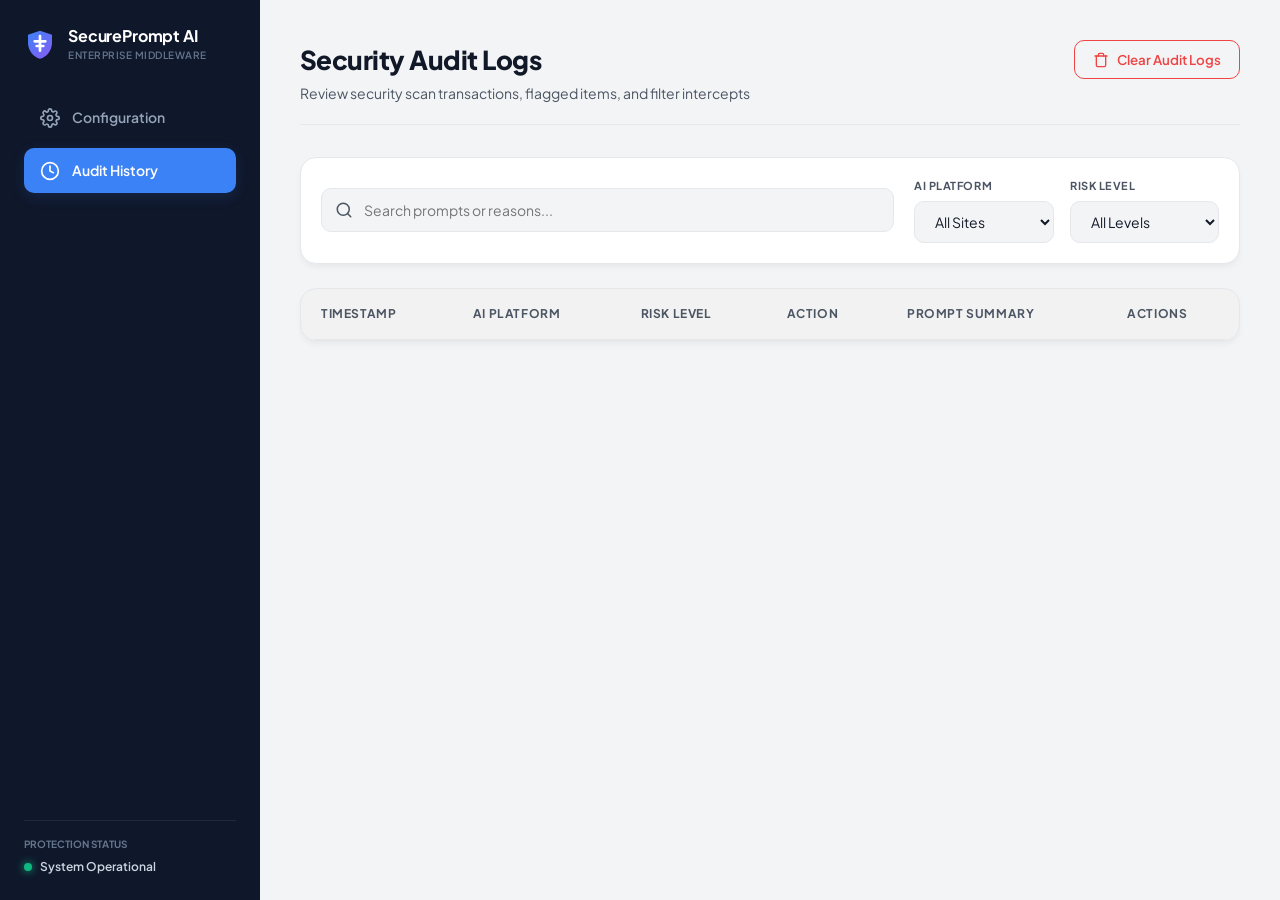
<file: history.html>
<!DOCTYPE html>
<html lang="en">
<head>
  <meta charset="UTF-8">
  <meta name="viewport" content="width=device-width, initial-scale=1.0">
  <title>Audit Logs - SecurePrompt AI</title>
  <link rel="stylesheet" href="history.css">
  <link href="https://fonts.googleapis.com/css2?family=Plus+Jakarta+Sans:wght@400;500;600;700&display=swap" rel="stylesheet">
</head>
<body>
  <div class="history-app">
    <!-- Sidebar / Navigation (Mirrors Settings for consistent design) -->
    <aside class="sidebar">
      <div class="sidebar-header">
        <svg width="32" height="32" viewBox="0 0 24 24" fill="none" xmlns="http://www.w3.org/2000/svg">
          <path d="M12 2L3 5v6c0 5.55 3.84 10.74 9 12 5.16-1.26 9-6.45 9-12V5l-9-3z" fill="url(#logo-grad)"/>
          <path d="M12 6v11M8 10h8M9.5 13.5h5" stroke="#ffffff" stroke-width="2" stroke-linecap="round"/>
          <defs>
            <linearGradient id="logo-grad" x1="3" y1="2" x2="21" y2="23" gradientUnits="userSpaceOnUse">
              <stop stop-color="#3B82F6"/>
              <stop offset="1" stop-color="#8B5CF6"/>
            </linearGradient>
          </defs>
        </svg>
        <div class="logo-title">
          <h2>SecurePrompt AI</h2>
          <span>Enterprise Middleware</span>
        </div>
      </div>
      <nav class="nav-links">
        <a href="settings.html" class="nav-item" id="nav-settings">
          <svg width="20" height="20" viewBox="0 0 24 24" fill="none" stroke="currentColor" stroke-width="2" stroke-linecap="round" stroke-linejoin="round"><circle cx="12" cy="12" r="3"></circle><path d="M19.4 15a1.65 1.65 0 0 0 .33 1.82l.06.06a2 2 0 1 1-2.83 2.83l-.06-.06a1.65 1.65 0 0 0-1.82-.33 1.65 1.65 0 0 0-1 1.51V21a2 2 0 0 1-4 0v-.09A1.65 1.65 0 0 0 9 19.4a1.65 1.65 0 0 0-1.82.33l-.06.06a2 2 0 1 1-2.83-2.83l.06-.06a1.65 1.65 0 0 0 .33-1.82 1.65 1.65 0 0 0-1.51-1H3a2 2 0 0 1 0-4h.09A1.65 1.65 0 0 0 4.6 9a1.65 1.65 0 0 0-.33-1.82l-.06-.06a2 2 0 1 1 2.83-2.83l.06.06a1.65 1.65 0 0 0 1.82.33H9a1.65 1.65 0 0 0 1-1.51V3a2 2 0 0 1 4 0v.09a1.65 1.65 0 0 0 1 1.51 1.65 1.65 0 0 0 1.82-.33l.06-.06a2 2 0 1 1 2.83 2.83l-.06.06a1.65 1.65 0 0 0-.33 1.82V9a1.65 1.65 0 0 0 1.51 1H21a2 2 0 0 1 0 4h-.09a1.65 1.65 0 0 0-1.51 1z"></path></svg>
          Configuration
        </a>
        <a href="#" class="nav-item active" id="nav-history">
          <svg width="20" height="20" viewBox="0 0 24 24" fill="none" stroke="currentColor" stroke-width="2" stroke-linecap="round" stroke-linejoin="round"><circle cx="12" cy="12" r="10"></circle><polyline points="12 6 12 12 16 14"></polyline></svg>
          Audit History
        </a>
      </nav>
      <div class="sidebar-footer">
        <p>Protection Status</p>
        <div class="status-indicator">
          <span class="pulse-dot"></span>
          <span id="system-status">System Operational</span>
        </div>
      </div>
    </aside>

    <!-- Main Panel -->
    <main class="main-container">
      <header class="main-header">
        <div>
          <h1>Security Audit Logs</h1>
          <p class="subtitle">Review security scan transactions, flagged items, and filter intercepts</p>
        </div>
        <button id="btn-clear-logs" class="btn-clear">
          <svg width="16" height="16" viewBox="0 0 24 24" fill="none" stroke="currentColor" stroke-width="2" stroke-linecap="round" stroke-linejoin="round">
            <polyline points="3 6 5 6 21 6"></polyline>
            <path d="M19 6v14a2 2 0 0 1-2 2H7a2 2 0 0 1-2-2V6m3 0V4a2 2 0 0 1 2-2h4a2 2 0 0 1 2 2v2"></path>
          </svg>
          Clear Audit Logs
        </button>
      </header>

      <!-- Dashboard Controls -->
      <section class="controls-card">
        <div class="search-box">
          <svg class="search-icon" width="18" height="18" viewBox="0 0 24 24" fill="none" stroke="currentColor" stroke-width="2" stroke-linecap="round" stroke-linejoin="round">
            <circle cx="11" cy="11" r="8"></circle>
            <line x1="21" y1="21" x2="16.65" y2="16.65"></line>
          </svg>
          <input type="text" id="search-input" placeholder="Search prompts or reasons...">
        </div>

        <div class="filter-group">
          <div class="filter-item">
            <label for="filter-site">AI Platform</label>
            <select id="filter-site" class="form-select">
              <option value="all">All Sites</option>
              <option value="chatgpt">ChatGPT</option>
              <option value="gemini">Gemini</option>
              <option value="claude">Claude</option>
              <option value="copilot">Copilot</option>
              <option value="grok">Grok</option>
              <option value="perplexity">Perplexity</option>
              <option value="deepseek">DeepSeek</option>
              <option value="openrouter">OpenRouter</option>
            </select>
          </div>

          <div class="filter-item">
            <label for="filter-risk">Risk Level</label>
            <select id="filter-risk" class="form-select">
              <option value="all">All Levels</option>
              <option value="Critical">Critical</option>
              <option value="High">High</option>
              <option value="Medium">Medium</option>
              <option value="Low">Low</option>
              <option value="None">None/Allowed</option>
            </select>
          </div>
        </div>
      </section>

      <!-- Logs Display Area -->
      <div class="logs-container">
        <!-- Table for large viewports -->
        <div class="table-wrapper">
          <table class="audit-table">
            <thead>
              <tr>
                <th>Timestamp</th>
                <th>AI Platform</th>
                <th>Risk Level</th>
                <th>Action</th>
                <th>Prompt Summary</th>
                <th>Actions</th>
              </tr>
            </thead>
            <tbody id="logs-tbody">
              <!-- Dynamically populated -->
            </tbody>
          </table>
        </div>

        <!-- Empty State -->
        <div id="empty-state" class="empty-state hidden">
          <div class="empty-icon">🛡️</div>
          <h3>No Scans Found</h3>
          <p>Scanned prompts will appear here once you submit requests on target AI platforms.</p>
        </div>
      </div>
    </main>
  </div>

  <!-- Detail Modal Overlay -->
  <div id="detail-modal" class="modal-overlay hidden">
    <div class="modal-card">
      <header class="modal-header">
        <h3>Scan Details</h3>
        <button id="modal-close" class="modal-close-btn">&times;</button>
      </header>
      <div class="modal-body" id="modal-body-content">
        <!-- Dynamically populated detail logs -->
      </div>
    </div>
  </div>

  <script src="config.js"></script>
  <script src="utils.js"></script>
  <script src="history.js"></script>
</body>
</html>
</file>
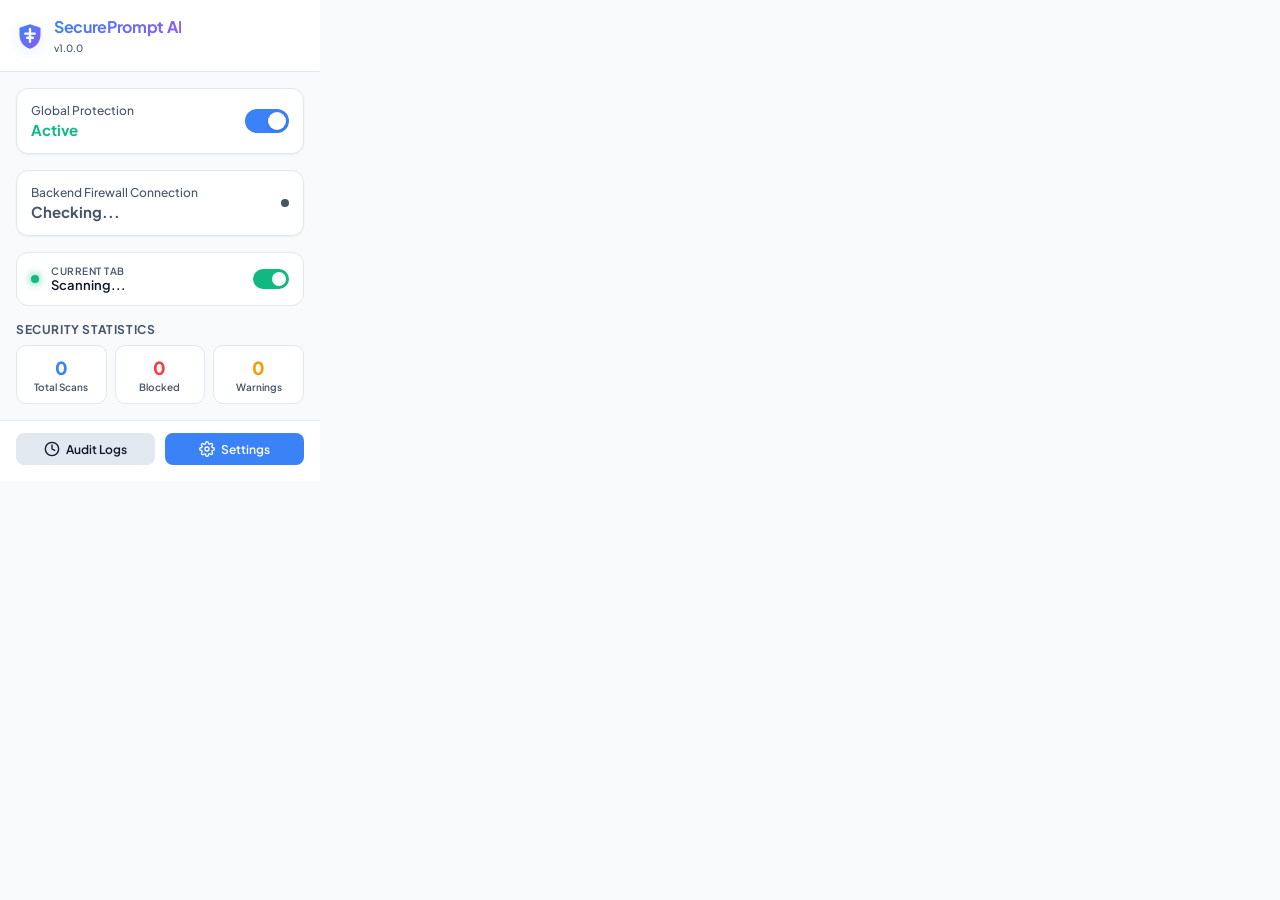
<file: popup.html>
<!DOCTYPE html>
<html lang="en">
<head>
  <meta charset="UTF-8">
  <meta name="viewport" content="width=device-width, initial-scale=1.0">
  <title>SecurePrompt AI</title>
  <link rel="stylesheet" href="popup.css">
  <link href="https://fonts.googleapis.com/css2?family=Plus+Jakarta+Sans:wght@400;500;600;700&display=swap" rel="stylesheet">
</head>
<body>
  <div class="popup-container">
    <!-- Header -->
    <header class="header">
      <div class="logo-area">
        <svg class="logo-icon" width="28" height="28" viewBox="0 0 24 24" fill="none" xmlns="http://www.w3.org/2000/svg">
          <path d="M12 2L3 5v6c0 5.55 3.84 10.74 9 12 5.16-1.26 9-6.45 9-12V5l-9-3z" fill="url(#logo-grad)"/>
          <path d="M12 6v11M8 10h8M9.5 13.5h5" stroke="#ffffff" stroke-width="2" stroke-linecap="round"/>
          <defs>
            <linearGradient id="logo-grad" x1="3" y1="2" x2="21" y2="23" gradientUnits="userSpaceOnUse">
              <stop stop-color="#3B82F6"/>
              <stop offset="1" stop-color="#8B5CF6"/>
            </linearGradient>
          </defs>
        </svg>
        <div class="title-group">
          <h1>SecurePrompt AI</h1>
          <span class="version">v1.0.0</span>
        </div>
      </div>
    </header>

    <!-- Main Content -->
    <main class="content">
      <!-- Status Card -->
      <div class="card status-card">
        <div class="status-info">
          <span class="status-label">Global Protection</span>
          <span id="status-text" class="status-value active">Active</span>
        </div>
        <label class="switch">
          <input type="checkbox" id="global-toggle" checked>
          <span class="slider"></span>
        </label>
      </div>

      <!-- Connection Status Card -->
      <div class="card connection-card">
        <div class="status-info">
          <span class="status-label">Backend Firewall Connection</span>
          <span id="connection-text" class="status-value inactive">Checking...</span>
        </div>
        <div class="site-dot" id="connection-indicator"></div>
      </div>

      <!-- Current Site Info -->
      <div class="current-site-box">
        <div class="site-dot active" id="site-indicator"></div>
        <div class="site-details">
          <span class="site-label">Current Tab</span>
          <span class="site-domain" id="site-name">Scanning...</span>
        </div>
        <label class="switch-mini">
          <input type="checkbox" id="site-toggle" checked>
          <span class="slider-mini"></span>
        </label>
      </div>

      <!-- Statistics Grid -->
      <div class="stats-section">
        <h2>Security Statistics</h2>
        <div class="stats-grid">
          <div class="stat-card">
            <span class="stat-count" id="stat-scans">0</span>
            <span class="stat-label">Total Scans</span>
          </div>
          <div class="stat-card blocked">
            <span class="stat-count" id="stat-blocked">0</span>
            <span class="stat-label">Blocked</span>
          </div>
          <div class="stat-card sanitized">
            <span class="stat-count" id="stat-warned">0</span>
            <span class="stat-label">Warnings</span>
          </div>
        </div>
      </div>
    </main>

    <!-- Footer -->
    <footer class="footer">
      <button id="btn-history" class="btn btn-secondary">
        <svg width="16" height="16" viewBox="0 0 24 24" fill="none" stroke="currentColor" stroke-width="2" stroke-linecap="round" stroke-linejoin="round">
          <circle cx="12" cy="12" r="10"></circle>
          <polyline points="12 6 12 12 16 14"></polyline>
        </svg>
        Audit Logs
      </button>
      <button id="btn-settings" class="btn btn-primary">
        <svg width="16" height="16" viewBox="0 0 24 24" fill="none" stroke="currentColor" stroke-width="2" stroke-linecap="round" stroke-linejoin="round">
          <circle cx="12" cy="12" r="3"></circle>
          <path d="M19.4 15a1.65 1.65 0 0 0 .33 1.82l.06.06a2 2 0 1 1-2.83 2.83l-.06-.06a1.65 1.65 0 0 0-1.82-.33 1.65 1.65 0 0 0-1 1.51V21a2 2 0 0 1-4 0v-.09A1.65 1.65 0 0 0 9 19.4a1.65 1.65 0 0 0-1.82.33l-.06.06a2 2 0 1 1-2.83-2.83l.06-.06a1.65 1.65 0 0 0 .33-1.82 1.65 1.65 0 0 0-1.51-1H3a2 2 0 0 1 0-4h.09A1.65 1.65 0 0 0 4.6 9a1.65 1.65 0 0 0-.33-1.82l-.06-.06a2 2 0 1 1 2.83-2.83l.06.06a1.65 1.65 0 0 0 1.82.33H9a1.65 1.65 0 0 0 1-1.51V3a2 2 0 0 1 4 0v.09a1.65 1.65 0 0 0 1 1.51 1.65 1.65 0 0 0 1.82-.33l.06-.06a2 2 0 1 1 2.83 2.83l-.06.06a1.65 1.65 0 0 0-.33 1.82V9a1.65 1.65 0 0 0 1.51 1H21a2 2 0 0 1 0 4h-.09a1.65 1.65 0 0 0-1.51 1z"></path>
        </svg>
        Settings
      </button>
    </footer>
  </div>

  <!-- Include configurations and script -->
  <script src="config.js"></script>
  <script src="utils.js"></script>
  <script src="popup.js"></script>
</body>
</html>
</file>
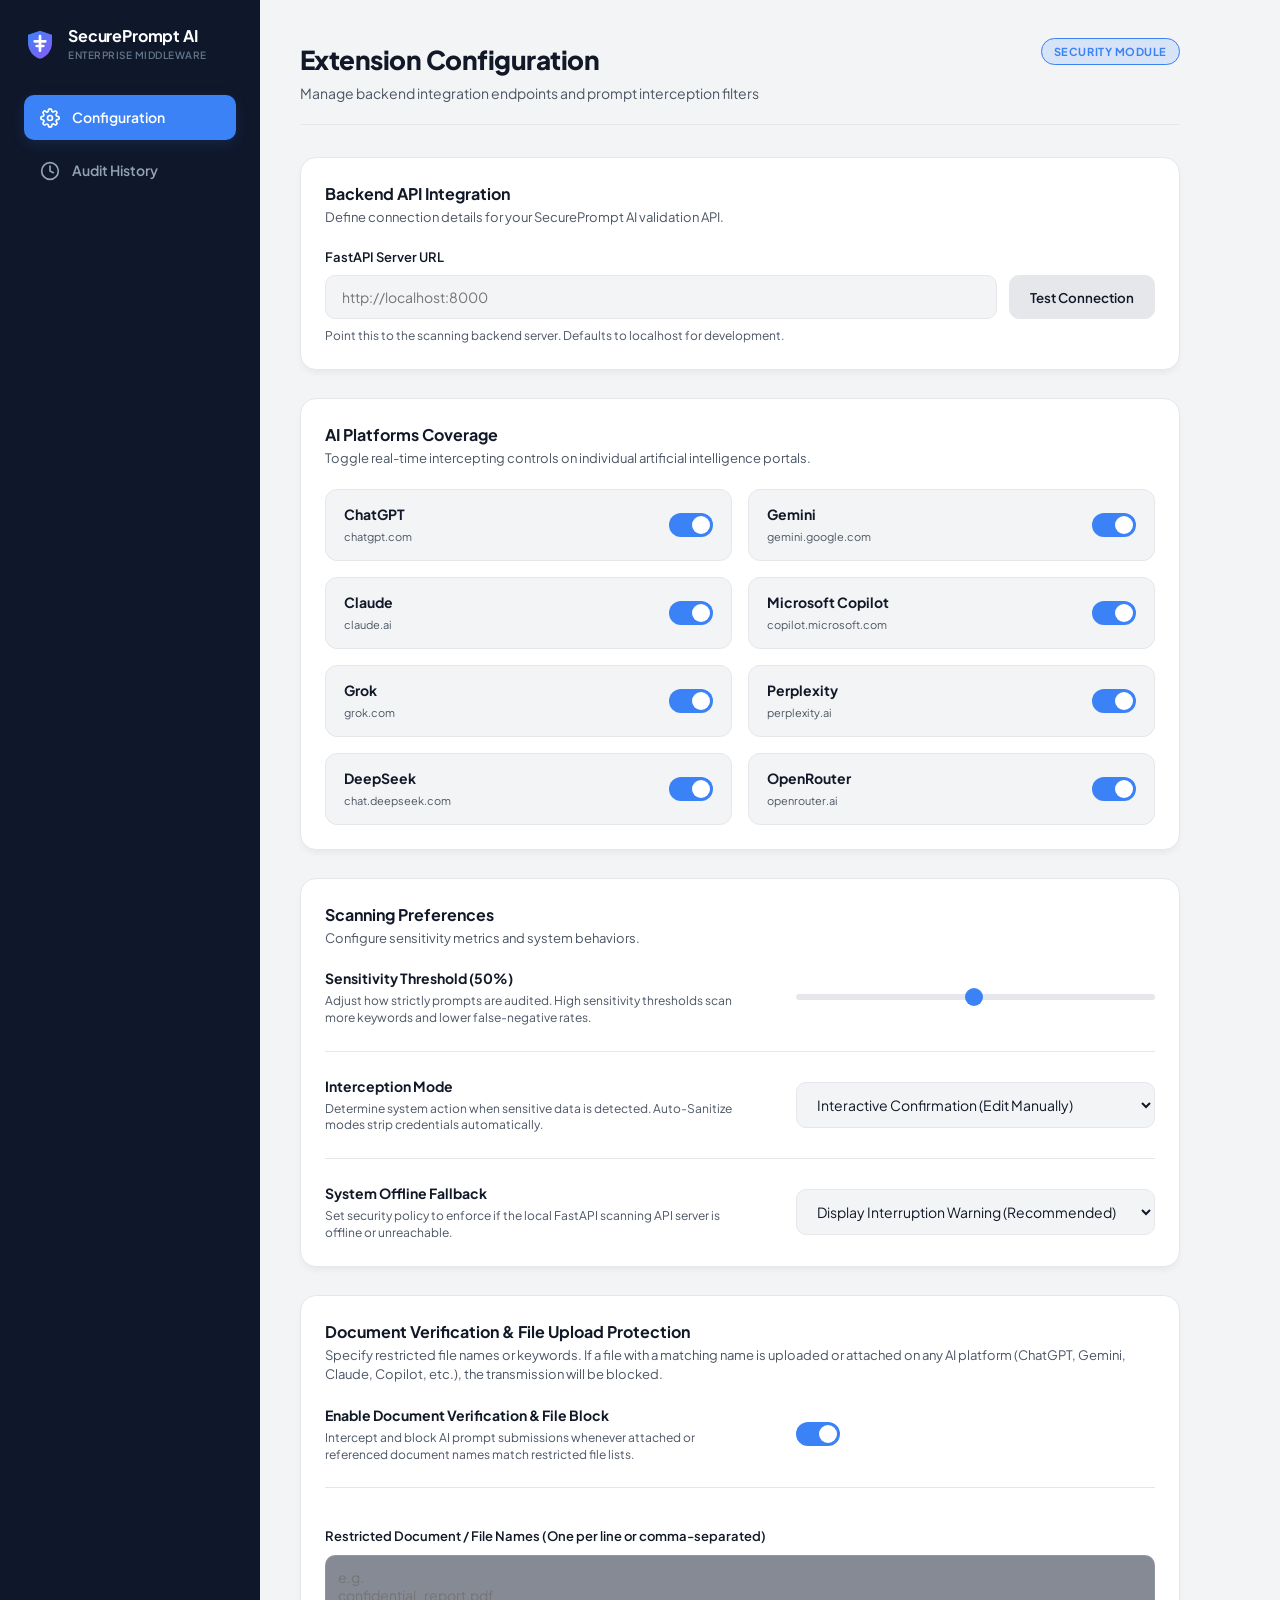
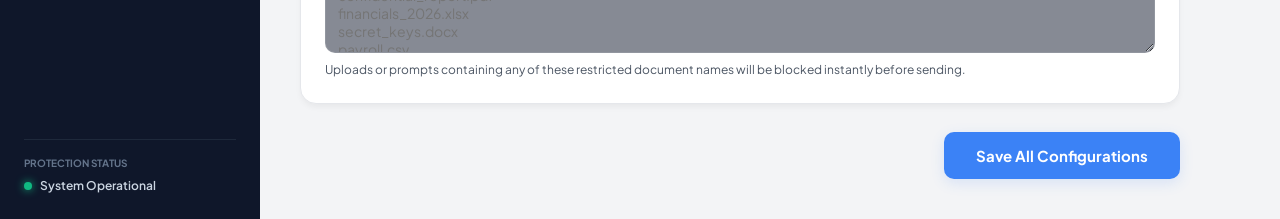
<file: settings.html>
<!DOCTYPE html>
<html lang="en">
<head>
  <meta charset="UTF-8">
  <meta name="viewport" content="width=device-width, initial-scale=1.0">
  <title>Settings - SecurePrompt AI</title>
  <link rel="stylesheet" href="settings.css">
  <link href="https://fonts.googleapis.com/css2?family=Plus+Jakarta+Sans:wght@400;500;600;700&display=swap" rel="stylesheet">
</head>
<body>
  <div class="settings-app">
    <!-- Sidebar / Navigation -->
    <aside class="sidebar">
      <div class="sidebar-header">
        <svg width="32" height="32" viewBox="0 0 24 24" fill="none" xmlns="http://www.w3.org/2000/svg">
          <path d="M12 2L3 5v6c0 5.55 3.84 10.74 9 12 5.16-1.26 9-6.45 9-12V5l-9-3z" fill="url(#logo-grad)"/>
          <path d="M12 6v11M8 10h8M9.5 13.5h5" stroke="#ffffff" stroke-width="2" stroke-linecap="round"/>
          <defs>
            <linearGradient id="logo-grad" x1="3" y1="2" x2="21" y2="23" gradientUnits="userSpaceOnUse">
              <stop stop-color="#3B82F6"/>
              <stop offset="1" stop-color="#8B5CF6"/>
            </linearGradient>
          </defs>
        </svg>
        <div class="logo-title">
          <h2>SecurePrompt AI</h2>
          <span>Enterprise Middleware</span>
        </div>
      </div>
      <nav class="nav-links">
        <a href="#" class="nav-item active" id="nav-settings">
          <svg width="20" height="20" viewBox="0 0 24 24" fill="none" stroke="currentColor" stroke-width="2" stroke-linecap="round" stroke-linejoin="round"><circle cx="12" cy="12" r="3"></circle><path d="M19.4 15a1.65 1.65 0 0 0 .33 1.82l.06.06a2 2 0 1 1-2.83 2.83l-.06-.06a1.65 1.65 0 0 0-1.82-.33 1.65 1.65 0 0 0-1 1.51V21a2 2 0 0 1-4 0v-.09A1.65 1.65 0 0 0 9 19.4a1.65 1.65 0 0 0-1.82.33l-.06.06a2 2 0 1 1-2.83-2.83l.06-.06a1.65 1.65 0 0 0 .33-1.82 1.65 1.65 0 0 0-1.51-1H3a2 2 0 0 1 0-4h.09A1.65 1.65 0 0 0 4.6 9a1.65 1.65 0 0 0-.33-1.82l-.06-.06a2 2 0 1 1 2.83-2.83l.06.06a1.65 1.65 0 0 0 1.82.33H9a1.65 1.65 0 0 0 1-1.51V3a2 2 0 0 1 4 0v.09a1.65 1.65 0 0 0 1 1.51 1.65 1.65 0 0 0 1.82-.33l.06-.06a2 2 0 1 1 2.83 2.83l-.06.06a1.65 1.65 0 0 0-.33 1.82V9a1.65 1.65 0 0 0 1.51 1H21a2 2 0 0 1 0 4h-.09a1.65 1.65 0 0 0-1.51 1z"></path></svg>
          Configuration
        </a>
        <a href="history.html" class="nav-item" id="nav-history">
          <svg width="20" height="20" viewBox="0 0 24 24" fill="none" stroke="currentColor" stroke-width="2" stroke-linecap="round" stroke-linejoin="round"><circle cx="12" cy="12" r="10"></circle><polyline points="12 6 12 12 16 14"></polyline></svg>
          Audit History
        </a>
      </nav>
      <div class="sidebar-footer">
        <p>Protection Status</p>
        <div class="status-indicator">
          <span class="pulse-dot"></span>
          <span id="system-status">System Operational</span>
        </div>
      </div>
    </aside>

    <!-- Main Content Panel -->
    <main class="main-container">
      <header class="main-header">
        <div>
          <h1>Extension Configuration</h1>
          <p class="subtitle">Manage backend integration endpoints and prompt interception filters</p>
        </div>
        <div class="theme-badge">
          <span class="badge">Security Module</span>
        </div>
      </header>

      <!-- Alert Notification Banner -->
      <div id="alert-banner" class="alert-banner hidden">
        <span id="alert-message">Settings saved successfully!</span>
        <button id="alert-close" class="alert-close-btn">&times;</button>
      </div>

      <div class="settings-content">
        <!-- Section 1: Backend Integration -->
        <section class="section-card">
          <div class="section-title-group">
            <h3>Backend API Integration</h3>
            <p>Define connection details for your SecurePrompt AI validation API.</p>
          </div>
          
          <div class="form-group">
            <label for="backend-url">FastAPI Server URL</label>
            <div class="input-action-group">
              <input type="url" id="backend-url" placeholder="http://localhost:8000" required>
              <button type="button" id="btn-test-conn" class="btn-action">
                <span id="test-text">Test Connection</span>
                <div class="test-loader hidden" id="test-loader"></div>
              </button>
            </div>
            <p class="help-text">Point this to the scanning backend server. Defaults to localhost for development.</p>
            <div id="conn-result" class="conn-result hidden"></div>
          </div>
        </section>

        <!-- Section 2: Platform Integration Filters -->
        <section class="section-card">
          <div class="section-title-group">
            <h3>AI Platforms Coverage</h3>
            <p>Toggle real-time intercepting controls on individual artificial intelligence portals.</p>
          </div>
          
          <div class="grid-toggles" id="site-toggles-container">
            <!-- Dynamically populated from JS or hardcoded for speed -->
            <div class="toggle-item-box">
              <div class="toggle-detail">
                <h4>ChatGPT</h4>
                <span>chatgpt.com</span>
              </div>
              <label class="switch">
                <input type="checkbox" id="site-chatgpt" checked>
                <span class="slider"></span>
              </label>
            </div>
            
            <div class="toggle-item-box">
              <div class="toggle-detail">
                <h4>Gemini</h4>
                <span>gemini.google.com</span>
              </div>
              <label class="switch">
                <input type="checkbox" id="site-gemini" checked>
                <span class="slider"></span>
              </label>
            </div>

            <div class="toggle-item-box">
              <div class="toggle-detail">
                <h4>Claude</h4>
                <span>claude.ai</span>
              </div>
              <label class="switch">
                <input type="checkbox" id="site-claude" checked>
                <span class="slider"></span>
              </label>
            </div>

            <div class="toggle-item-box">
              <div class="toggle-detail">
                <h4>Microsoft Copilot</h4>
                <span>copilot.microsoft.com</span>
              </div>
              <label class="switch">
                <input type="checkbox" id="site-copilot" checked>
                <span class="slider"></span>
              </label>
            </div>

            <div class="toggle-item-box">
              <div class="toggle-detail">
                <h4>Grok</h4>
                <span>grok.com</span>
              </div>
              <label class="switch">
                <input type="checkbox" id="site-grok" checked>
                <span class="slider"></span>
              </label>
            </div>

            <div class="toggle-item-box">
              <div class="toggle-detail">
                <h4>Perplexity</h4>
                <span>perplexity.ai</span>
              </div>
              <label class="switch">
                <input type="checkbox" id="site-perplexity" checked>
                <span class="slider"></span>
              </label>
            </div>

            <div class="toggle-item-box">
              <div class="toggle-detail">
                <h4>DeepSeek</h4>
                <span>chat.deepseek.com</span>
              </div>
              <label class="switch">
                <input type="checkbox" id="site-deepseek" checked>
                <span class="slider"></span>
              </label>
            </div>

            <div class="toggle-item-box">
              <div class="toggle-detail">
                <h4>OpenRouter</h4>
                <span>openrouter.ai</span>
              </div>
              <label class="switch">
                <input type="checkbox" id="site-openrouter" checked>
                <span class="slider"></span>
              </label>
            </div>
          </div>
        </section>

        <!-- Section 3: Extra Risk Controls -->
        <section class="section-card">
          <div class="section-title-group">
            <h3>Scanning Preferences</h3>
            <p>Configure sensitivity metrics and system behaviors.</p>
          </div>

          <div class="form-grid-stack">
            <!-- Row 1: Sensitivity Threshold -->
            <div class="form-grid-row">
              <div class="form-grid-label-group">
                <label for="sensitivity-slider">Sensitivity Threshold (<span id="sensitivity-display">50</span>%)</label>
                <p class="help-text">Adjust how strictly prompts are audited. High sensitivity thresholds scan more keywords and lower false-negative rates.</p>
              </div>
              <div class="form-grid-control">
                <div class="slider-group">
                  <input type="range" id="sensitivity-slider" min="1" max="100" value="50">
                </div>
              </div>
            </div>
            
            <!-- Row 2: Interception Mode -->
            <div class="form-grid-row">
              <div class="form-grid-label-group">
                <label for="opt-interception-mode">Interception Mode</label>
                <p class="help-text">Determine system action when sensitive data is detected. Auto-Sanitize modes strip credentials automatically.</p>
              </div>
              <div class="form-grid-control">
                <select id="opt-interception-mode" class="form-select">
                  <option value="MANUAL">Interactive Confirmation (Edit Manually)</option>
                  <option value="AUTO_REVIEW">Auto-Sanitize & Review (Autofill & Manual Send)</option>
                  <option value="AUTO_SEND">Silent Auto-Sanitize & Send (Zero Interaction)</option>
                </select>
              </div>
            </div>

            <!-- Row 3: Offline Fallback -->
            <div class="form-grid-row">
              <div class="form-grid-label-group">
                <label for="opt-offline-action">System Offline Fallback</label>
                <p class="help-text">Set security policy to enforce if the local FastAPI scanning API server is offline or unreachable.</p>
              </div>
              <div class="form-grid-control">
                <select id="opt-offline-action" class="form-select">
                  <option value="WARN">Display Interruption Warning (Recommended)</option>
                  <option value="ALLOW">Allow prompts to pass through immediately</option>
                  <option value="BLOCK">Block all submissions until backend online</option>
                </select>
              </div>
            </div>
          </div>
        </section>



        <!-- Section 5: Document Verification & File Upload Protection -->
        <section class="section-card">
          <div class="section-title-group">
            <h3>Document Verification & File Upload Protection</h3>
            <p>Specify restricted file names or keywords. If a file with a matching name is uploaded or attached on any AI platform (ChatGPT, Gemini, Claude, Copilot, etc.), the transmission will be blocked.</p>
          </div>
          
          <div class="form-grid-stack">
            <div class="form-grid-row">
              <div class="form-grid-label-group">
                <label for="opt-doc-verify">Enable Document Verification & File Block</label>
                <p class="help-text">Intercept and block AI prompt submissions whenever attached or referenced document names match restricted file lists.</p>
              </div>
              <div class="form-grid-control">
                <label class="switch">
                  <input type="checkbox" id="opt-doc-verify" checked>
                  <span class="slider"></span>
                </label>
              </div>
            </div>

            <div class="form-group" style="margin-top: 15px;">
              <label for="restricted-files">Restricted Document / File Names (One per line or comma-separated)</label>
              <textarea id="restricted-files" class="form-textarea" rows="4" style="width: 100%; padding: 12px; border-radius: 10px; background: rgba(15, 23, 42, 0.5); border: 1px solid rgba(255, 255, 255, 0.1); color: #fff; font-family: inherit; font-size: 14px; resize: vertical;" placeholder="e.g.&#10;confidential_report.pdf&#10;financials_2026.xlsx&#10;secret_keys.docx&#10;payroll.csv"></textarea>
              <p class="help-text">Uploads or prompts containing any of these restricted document names will be blocked instantly before sending.</p>
            </div>
          </div>
        </section>

        <!-- Save Button Section -->
        <div class="action-footer">
          <button type="button" id="btn-save-settings" class="btn-save">
            Save All Configurations
          </button>
        </div>
      </div>
    </main>
  </div>

  <script src="config.js"></script>
  <script src="settings.js"></script>
</body>
</html>
</file>
<file: history.css>
/* SecurePrompt AI - History Dashboard CSS */

:root {
  /* Color Tokens */
  --bg-primary: #0b0f19;
  --bg-secondary: #111827;
  --bg-sidebar: #0f172a;
  
  --card-bg: #1f2937;
  --card-border: #374151;
  --text-main: #f9fafb;
  --text-sub: #9ca3af;
  --border-color: #374151;
  
  --primary: #3b82f6;
  --primary-hover: #2563eb;
  --primary-glow: rgba(59, 130, 246, 0.25);
  
  --success: #10b981;
  --warning: #f59e0b;
  --danger: #ef4444;
  
  --font-sans: 'Plus Jakarta Sans', system-ui, sans-serif;
}

@media (prefers-color-scheme: light) {
  :root {
    --bg-primary: #f3f4f6;
    --bg-secondary: #ffffff;
    --bg-sidebar: #0f172a;
    
    --card-bg: #ffffff;
    --card-border: #e5e7eb;
    --text-main: #111827;
    --text-sub: #4b5563;
    --border-color: #e5e7eb;
    --primary-glow: rgba(59, 130, 246, 0.15);
  }
}

* {
  box-sizing: border-box;
  margin: 0;
  padding: 0;
}

body {
  font-family: var(--font-sans);
  background-color: var(--bg-primary);
  color: var(--text-main);
  line-height: 1.5;
  font-size: 14px;
}

/* Base Layout (reused from settings) */
.history-app {
  display: flex;
  min-height: 100vh;
}

.sidebar {
  width: 260px;
  background-color: var(--bg-sidebar);
  color: #ffffff;
  padding: 24px;
  display: flex;
  flex-direction: column;
  flex-shrink: 0;
}

.sidebar-header {
  display: flex;
  align-items: center;
  gap: 12px;
  margin-bottom: 32px;
}

.logo-title h2 {
  font-size: 16px;
  font-weight: 700;
  letter-spacing: -0.01em;
}

.logo-title span {
  font-size: 10px;
  text-transform: uppercase;
  color: #64748b;
  font-weight: 600;
  display: block;
  letter-spacing: 0.05em;
}

.nav-links {
  display: flex;
  flex-direction: column;
  gap: 8px;
  flex-grow: 1;
}

.nav-item {
  display: flex;
  align-items: center;
  gap: 12px;
  padding: 12px 16px;
  color: #94a3b8;
  text-decoration: none;
  font-weight: 600;
  border-radius: 10px;
  transition: all 0.2s ease;
}

.nav-item:hover {
  background-color: rgba(255, 255, 255, 0.05);
  color: #ffffff;
}

.nav-item.active {
  background-color: var(--primary);
  color: #ffffff;
  box-shadow: 0 4px 14px var(--primary-glow);
}

.sidebar-footer {
  border-top: 1px solid #1e293b;
  padding-top: 16px;
}

.sidebar-footer p {
  font-size: 10px;
  text-transform: uppercase;
  color: #64748b;
  font-weight: 700;
  margin-bottom: 6px;
}

.status-indicator {
  display: flex;
  align-items: center;
  gap: 8px;
  font-size: 12px;
  font-weight: 600;
  color: #cbd5e1;
}

.pulse-dot {
  width: 8px;
  height: 8px;
  border-radius: 50%;
  background-color: var(--success);
  box-shadow: 0 0 8px var(--success);
  animation: pulse 2s infinite;
}

@keyframes pulse {
  0% { transform: scale(0.95); box-shadow: 0 0 0 0 rgba(16, 185, 129, 0.7); }
  70% { transform: scale(1); box-shadow: 0 0 0 6px rgba(16, 185, 129, 0); }
  100% { transform: scale(0.95); box-shadow: 0 0 0 0 rgba(16, 185, 129, 0); }
}

/* Main Panel */
.main-container {
  flex-grow: 1;
  padding: 40px;
  overflow-y: auto;
}

.main-header {
  display: flex;
  justify-content: space-between;
  align-items: flex-start;
  margin-bottom: 32px;
  border-bottom: 1px solid var(--border-color);
  padding-bottom: 20px;
}

.main-header h1 {
  font-size: 26px;
  font-weight: 800;
  letter-spacing: -0.02em;
}

.subtitle {
  color: var(--text-sub);
  margin-top: 4px;
}

.btn-clear {
  background-color: transparent;
  color: var(--danger);
  border: 1px solid var(--danger);
  border-radius: 10px;
  padding: 10px 18px;
  font-family: inherit;
  font-weight: 600;
  cursor: pointer;
  display: flex;
  align-items: center;
  gap: 8px;
  transition: all 0.2s ease;
}

.btn-clear:hover {
  background-color: var(--danger);
  color: white;
  box-shadow: 0 4px 12px rgba(239, 68, 68, 0.2);
}

/* Controls Box */
.controls-card {
  background-color: var(--card-bg);
  border: 1px solid var(--card-border);
  border-radius: 16px;
  padding: 20px;
  margin-bottom: 24px;
  display: flex;
  gap: 20px;
  align-items: center;
  box-shadow: 0 4px 6px -1px rgba(0, 0, 0, 0.05);
}

.search-box {
  flex-grow: 1;
  position: relative;
}

.search-icon {
  position: absolute;
  left: 14px;
  top: 50%;
  transform: translateY(-50%);
  color: var(--text-sub);
  pointer-events: none;
}

.search-box input {
  width: 100%;
  background-color: var(--bg-primary);
  border: 1px solid var(--border-color);
  border-radius: 10px;
  padding: 12px 16px 12px 42px;
  color: var(--text-main);
  font-family: inherit;
  font-size: 14px;
  outline: none;
  transition: border-color 0.2s;
}

.search-box input:focus {
  border-color: var(--primary);
}

.filter-group {
  display: flex;
  gap: 16px;
}

.filter-item {
  display: flex;
  flex-direction: column;
  gap: 6px;
}

.filter-item label {
  font-size: 11px;
  font-weight: 700;
  text-transform: uppercase;
  color: var(--text-sub);
  letter-spacing: 0.05em;
}

.form-select {
  background-color: var(--bg-primary);
  border: 1px solid var(--border-color);
  color: var(--text-main);
  border-radius: 10px;
  padding: 10px 16px;
  font-family: inherit;
  font-size: 14px;
  outline: none;
  min-width: 140px;
  cursor: pointer;
}

/* Logs Table */
.logs-container {
  background-color: var(--card-bg);
  border: 1px solid var(--card-border);
  border-radius: 16px;
  overflow: hidden;
  box-shadow: 0 4px 6px -1px rgba(0, 0, 0, 0.05);
}

.table-wrapper {
  overflow-x: auto;
}

.audit-table {
  width: 100%;
  border-collapse: collapse;
  text-align: left;
}

.audit-table th, .audit-table td {
  padding: 16px 20px;
  border-bottom: 1px solid var(--border-color);
}

.audit-table th {
  background-color: rgba(0, 0, 0, 0.05);
  font-weight: 700;
  font-size: 12px;
  text-transform: uppercase;
  letter-spacing: 0.05em;
  color: var(--text-sub);
}

.audit-table tbody tr {
  transition: background-color 0.15s;
}

.audit-table tbody tr:hover {
  background-color: rgba(255, 255, 255, 0.02);
}

.audit-table tbody tr:last-child td {
  border-bottom: none;
}

.timestamp-col {
  white-space: nowrap;
  font-size: 13px;
}

.site-badge {
  background: var(--bg-primary);
  border: 1px solid var(--border-color);
  padding: 4px 8px;
  border-radius: 6px;
  font-size: 12px;
  font-weight: 600;
  display: inline-block;
}

/* Risk Badges */
.risk-badge {
  font-weight: 700;
  padding: 4px 10px;
  border-radius: 20px;
  font-size: 11px;
  text-transform: uppercase;
  letter-spacing: 0.03em;
  display: inline-block;
}

.badge-none { background: rgba(16, 185, 129, 0.15); color: #10b981; }
.badge-low { background: rgba(59, 130, 246, 0.15); color: #3b82f6; }
.badge-medium { background: rgba(245, 158, 11, 0.15); color: #f59e0b; }
.badge-high { background: rgba(249, 115, 22, 0.15); color: #f97316; }
.badge-critical { background: rgba(239, 68, 68, 0.15); color: #ef4444; }

/* Action badges */
.action-text {
  font-weight: 700;
  font-size: 13px;
}
.action-allow { color: #10b981; }
.action-warn { color: #f59e0b; }
.action-block { color: #ef4444; }

.prompt-summary {
  max-width: 320px;
  white-space: nowrap;
  overflow: hidden;
  text-overflow: ellipsis;
  color: var(--text-sub);
  font-size: 13px;
}

.btn-view {
  background-color: var(--border-color);
  color: var(--text-main);
  border: none;
  border-radius: 6px;
  padding: 6px 12px;
  font-family: inherit;
  font-weight: 600;
  font-size: 12px;
  cursor: pointer;
  transition: all 0.15s;
}

.btn-view:hover {
  background-color: var(--primary);
  color: white;
}

/* Empty State */
.empty-state {
  padding: 60px 40px;
  text-align: center;
  display: flex;
  flex-direction: column;
  align-items: center;
}

.empty-icon {
  font-size: 40px;
  margin-bottom: 16px;
  opacity: 0.7;
}

.empty-state h3 {
  font-size: 18px;
  font-weight: 700;
  margin-bottom: 6px;
}

.empty-state p {
  color: var(--text-sub);
  max-width: 400px;
  font-size: 14px;
}

.empty-state.hidden {
  display: none;
}

/* Detail Modal Overlay */
.modal-overlay {
  position: fixed;
  top: 0;
  left: 0;
  width: 100vw;
  height: 100vh;
  background-color: rgba(15, 23, 42, 0.6);
  backdrop-filter: blur(8px);
  z-index: 1000;
  display: flex;
  align-items: center;
  justify-content: center;
  transition: opacity 0.25s ease;
}

.modal-overlay.hidden {
  opacity: 0;
  pointer-events: none;
}

.modal-card {
  background-color: var(--card-bg);
  border: 1px solid var(--card-border);
  border-radius: 20px;
  width: 90%;
  max-width: 800px;
  max-height: 85vh;
  overflow-y: auto;
  box-shadow: 0 25px 50px -12px rgba(0, 0, 0, 0.5);
  display: flex;
  flex-direction: column;
}

.modal-header {
  padding: 20px 24px;
  border-bottom: 1px solid var(--border-color);
  display: flex;
  justify-content: space-between;
  align-items: center;
}

.modal-header h3 {
  font-size: 18px;
  font-weight: 700;
}

.modal-close-btn {
  background: none;
  border: none;
  color: var(--text-sub);
  font-size: 28px;
  cursor: pointer;
  line-height: 1;
}

.modal-close-btn:hover {
  color: var(--text-main);
}

.modal-body {
  padding: 24px;
  overflow-y: auto;
}

/* Modal details layout */
.detail-grid-meta {
  display: grid;
  grid-template-columns: repeat(3, 1fr);
  gap: 16px;
  margin-bottom: 24px;
}

.meta-item {
  background-color: var(--bg-primary);
  border: 1px solid var(--border-color);
  padding: 12px;
  border-radius: 10px;
}

.meta-item span {
  font-size: 10px;
  text-transform: uppercase;
  font-weight: 700;
  color: var(--text-sub);
  letter-spacing: 0.05em;
  display: block;
  margin-bottom: 4px;
}

.meta-item p {
  font-size: 13px;
  font-weight: 600;
}

.detail-block-reason {
  background-color: rgba(239, 68, 68, 0.05);
  border: 1px dashed rgba(239, 68, 68, 0.3);
  padding: 16px;
  border-radius: 12px;
  margin-bottom: 24px;
}

.detail-block-reason.offline-warning {
  background-color: rgba(245, 158, 11, 0.05);
  border-color: rgba(245, 158, 11, 0.3);
}

.detail-block-reason h4 {
  font-size: 12px;
  font-weight: 700;
  text-transform: uppercase;
  color: var(--text-main);
  margin-bottom: 6px;
}

.detail-block-reason p {
  font-size: 14px;
  color: var(--text-sub);
}

/* Comparison side-by-side prompt views */
.prompt-comparison {
  display: grid;
  grid-template-columns: repeat(2, 1fr);
  gap: 20px;
  margin-bottom: 12px;
}

@media (max-width: 768px) {
  .prompt-comparison {
    grid-template-columns: 1fr;
  }
  .controls-card {
    flex-direction: column;
    align-items: stretch;
  }
  .detail-grid-meta {
    grid-template-columns: 1fr;
  }
}

.comparison-box {
  display: flex;
  flex-direction: column;
  gap: 8px;
}

.comparison-box label {
  font-size: 12px;
  font-weight: 700;
  text-transform: uppercase;
  color: var(--text-sub);
}

.comparison-content {
  background-color: var(--bg-primary);
  border: 1px solid var(--border-color);
  padding: 16px;
  border-radius: 12px;
  font-size: 14px;
  line-height: 1.6;
  white-space: pre-wrap;
  min-height: 200px;
  max-height: 350px;
  overflow-y: auto;
}

.comparison-content.sanitized {
  border-color: rgba(16, 185, 129, 0.3);
}

.comparison-content.flagged {
  border-color: rgba(239, 68, 68, 0.3);
}

/* Highlight in detail comparison modal */
.sp-highlight {
  background-color: rgba(239, 68, 68, 0.25);
  border-bottom: 2px solid #ef4444;
  padding: 2px 4px;
  border-radius: 3px;
  font-weight: 500;
}
</file>
<file: popup.css>
/* SecurePrompt AI - Action Popup Stylesheet */

:root {
  /* Color System */
  --bg-primary: #0f172a;
  --bg-secondary: #1e293b;
  --bg-card: #1e293b;
  --border-color: #334155;
  --text-main: #f8fafc;
  --text-sub: #94a3b8;
  
  --primary: #3b82f6;
  --primary-hover: #2563eb;
  --primary-glow: rgba(59, 130, 246, 0.35);
  
  --success: #10b981;
  --warning: #f59e0b;
  --danger: #ef4444;
  
  --shadow-sm: 0 1px 2px 0 rgba(0, 0, 0, 0.05);
  --shadow-md: 0 4px 6px -1px rgba(0, 0, 0, 0.1), 0 2px 4px -1px rgba(0, 0, 0, 0.06);
  --shadow-lg: 0 10px 15px -3px rgba(0, 0, 0, 0.1), 0 4px 6px -2px rgba(0, 0, 0, 0.05);
}

@media (prefers-color-scheme: light) {
  :root {
    --bg-primary: #f8fafc;
    --bg-secondary: #ffffff;
    --bg-card: #ffffff;
    --border-color: #e2e8f0;
    --text-main: #0f172a;
    --text-sub: #475569;
    --primary-glow: rgba(59, 130, 246, 0.15);
  }
}

* {
  box-sizing: border-box;
  margin: 0;
  padding: 0;
}

body {
  font-family: 'Plus Jakarta Sans', system-ui, -apple-system, sans-serif;
  background-color: var(--bg-primary);
  color: var(--text-main);
  width: 320px;
  overflow: hidden;
  font-size: 14px;
}

.popup-container {
  display: flex;
  flex-direction: column;
  min-height: 380px;
}

/* Header */
.header {
  padding: 16px;
  background-color: var(--bg-secondary);
  border-bottom: 1px solid var(--border-color);
}

.logo-area {
  display: flex;
  align-items: center;
  gap: 10px;
}

.logo-icon {
  filter: drop-shadow(0 2px 8px var(--primary-glow));
}

.title-group h1 {
  font-size: 16px;
  font-weight: 700;
  letter-spacing: -0.02em;
  background: linear-gradient(135deg, #3b82f6 0%, #8b5cf6 100%);
  -webkit-background-clip: text;
  -webkit-text-fill-color: transparent;
}

.version {
  font-size: 10px;
  color: var(--text-sub);
  font-weight: 500;
}

/* Content Area */
.content {
  padding: 16px;
  flex-grow: 1;
  display: flex;
  flex-direction: column;
  gap: 16px;
}

/* Status Card */
.card {
  background-color: var(--bg-card);
  border: 1px solid var(--border-color);
  border-radius: 12px;
  padding: 14px;
  display: flex;
  align-items: center;
  justify-content: space-between;
  box-shadow: var(--shadow-sm);
}

.status-info {
  display: flex;
  flex-direction: column;
  gap: 2px;
}

.status-label {
  font-size: 12px;
  color: var(--text-sub);
  font-weight: 500;
}

.status-value {
  font-size: 15px;
  font-weight: 700;
  color: var(--text-sub);
}

.status-value.active {
  color: var(--success);
}

.status-value.inactive {
  color: var(--text-sub);
}

.status-value.error {
  color: var(--danger);
}

/* Toggle Switch */
.switch {
  position: relative;
  display: inline-block;
  width: 44px;
  height: 24px;
}

.switch input {
  opacity: 0;
  width: 0;
  height: 0;
}

.slider {
  position: absolute;
  cursor: pointer;
  top: 0;
  left: 0;
  right: 0;
  bottom: 0;
  background-color: #cbd5e1;
  transition: .3s cubic-bezier(0.4, 0, 0.2, 1);
  border-radius: 24px;
}

.slider:before {
  position: absolute;
  content: "";
  height: 18px;
  width: 18px;
  left: 3px;
  bottom: 3px;
  background-color: white;
  transition: .3s cubic-bezier(0.4, 0, 0.2, 1);
  border-radius: 50%;
  box-shadow: 0 1px 3px rgba(0,0,0,0.15);
}

input:checked + .slider {
  background-color: var(--primary);
}

input:checked + .slider:before {
  transform: translateX(20px);
}

/* Current Site Box */
.current-site-box {
  background-color: var(--bg-card);
  border: 1px solid var(--border-color);
  border-radius: 12px;
  padding: 12px 14px;
  display: flex;
  align-items: center;
  gap: 12px;
}

.site-dot {
  width: 8px;
  height: 8px;
  border-radius: 50%;
  background-color: var(--text-sub);
}

.site-dot.active {
  background-color: var(--success);
  box-shadow: 0 0 8px var(--success);
}

.site-dot.error {
  background-color: var(--danger);
  box-shadow: 0 0 8px var(--danger);
}

.site-details {
  display: flex;
  flex-direction: column;
  flex-grow: 1;
  min-width: 0; /* allows text truncation */
}

.site-label {
  font-size: 10px;
  text-transform: uppercase;
  letter-spacing: 0.05em;
  color: var(--text-sub);
  font-weight: 600;
}

.site-domain {
  font-size: 13px;
  font-weight: 600;
  overflow: hidden;
  text-overflow: ellipsis;
  white-space: nowrap;
}

/* Switch Mini */
.switch-mini {
  position: relative;
  display: inline-block;
  width: 36px;
  height: 20px;
}

.switch-mini input {
  opacity: 0;
  width: 0;
  height: 0;
}

.slider-mini {
  position: absolute;
  cursor: pointer;
  top: 0;
  left: 0;
  right: 0;
  bottom: 0;
  background-color: #cbd5e1;
  transition: .3s;
  border-radius: 20px;
}

.slider-mini:before {
  position: absolute;
  content: "";
  height: 14px;
  width: 14px;
  left: 3px;
  bottom: 3px;
  background-color: white;
  transition: .3s;
  border-radius: 50%;
}

input:checked + .slider-mini {
  background-color: var(--success);
}

input:checked + .slider-mini:before {
  transform: translateX(16px);
}

/* Stats Section */
.stats-section h2 {
  font-size: 12px;
  text-transform: uppercase;
  letter-spacing: 0.05em;
  color: var(--text-sub);
  margin-bottom: 8px;
  font-weight: 700;
}

.stats-grid {
  display: grid;
  grid-template-columns: repeat(3, 1fr);
  gap: 8px;
}

.stat-card {
  background-color: var(--bg-card);
  border: 1px solid var(--border-color);
  border-radius: 10px;
  padding: 10px;
  display: flex;
  flex-direction: column;
  align-items: center;
  text-align: center;
  transition: transform 0.2s, box-shadow 0.2s;
}

.stat-card:hover {
  transform: translateY(-2px);
  box-shadow: var(--shadow-md);
}

.stat-count {
  font-size: 18px;
  font-weight: 800;
  margin-bottom: 2px;
  color: var(--primary);
}

.stat-card.blocked .stat-count {
  color: var(--danger);
}

.stat-card.sanitized .stat-count {
  color: var(--warning);
}

.stat-label {
  font-size: 10px;
  color: var(--text-sub);
  font-weight: 600;
}

/* Footer Actions */
.footer {
  padding: 12px 16px 16px 16px;
  background-color: var(--bg-secondary);
  border-top: 1px solid var(--border-color);
  display: flex;
  gap: 10px;
}

.btn {
  flex: 1;
  display: flex;
  align-items: center;
  justify-content: center;
  gap: 6px;
  padding: 8px 12px;
  font-family: inherit;
  font-size: 12px;
  font-weight: 600;
  border-radius: 8px;
  cursor: pointer;
  transition: all 0.2s ease;
  border: none;
}

.btn-secondary {
  background-color: var(--border-color);
  color: var(--text-main);
}

.btn-secondary:hover {
  background-color: var(--text-sub);
  color: var(--bg-primary);
}

.btn-primary {
  background-color: var(--primary);
  color: white;
}

.btn-primary:hover {
  background-color: var(--primary-hover);
  box-shadow: 0 4px 12px var(--primary-glow);
}
</file>
<file: settings.css>
/* SecurePrompt AI - Settings Interface CSS */

:root {
  /* Color Tokens */
  --bg-primary: #0b0f19;
  --bg-secondary: #111827;
  --bg-sidebar: #0f172a;
  
  --card-bg: #1f2937;
  --card-border: #374151;
  --text-main: #f9fafb;
  --text-sub: #9ca3af;
  --border-color: #374151;
  
  --primary: #3b82f6;
  --primary-hover: #2563eb;
  --primary-glow: rgba(59, 130, 246, 0.25);
  
  --success: #10b981;
  --warning: #f59e0b;
  --danger: #ef4444;
  
  --font-sans: 'Plus Jakarta Sans', system-ui, sans-serif;
}

@media (prefers-color-scheme: light) {
  :root {
    --bg-primary: #f3f4f6;
    --bg-secondary: #ffffff;
    --bg-sidebar: #0f172a; /* Keep sidebar dark for professional contrast */
    
    --card-bg: #ffffff;
    --card-border: #e5e7eb;
    --text-main: #111827;
    --text-sub: #4b5563;
    --border-color: #e5e7eb;
    --primary-glow: rgba(59, 130, 246, 0.15);
  }
}

* {
  box-sizing: border-box;
  margin: 0;
  padding: 0;
}

body {
  font-family: var(--font-sans);
  background-color: var(--bg-primary);
  color: var(--text-main);
  line-height: 1.5;
  font-size: 14px;
}

/* Sidebar Layout */
.settings-app {
  display: flex;
  min-height: 100vh;
}

.sidebar {
  width: 260px;
  background-color: var(--bg-sidebar);
  color: #ffffff;
  padding: 24px;
  display: flex;
  flex-direction: column;
  flex-shrink: 0;
}

.sidebar-header {
  display: flex;
  align-items: center;
  gap: 12px;
  margin-bottom: 32px;
}

.logo-title h2 {
  font-size: 16px;
  font-weight: 700;
  letter-spacing: -0.01em;
}

.logo-title span {
  font-size: 10px;
  text-transform: uppercase;
  color: #64748b;
  font-weight: 600;
  display: block;
  letter-spacing: 0.05em;
}

.nav-links {
  display: flex;
  flex-direction: column;
  gap: 8px;
  flex-grow: 1;
}

.nav-item {
  display: flex;
  align-items: center;
  gap: 12px;
  padding: 12px 16px;
  color: #94a3b8;
  text-decoration: none;
  font-weight: 600;
  border-radius: 10px;
  transition: all 0.2s ease;
}

.nav-item:hover {
  background-color: rgba(255, 255, 255, 0.05);
  color: #ffffff;
}

.nav-item.active {
  background-color: var(--primary);
  color: #ffffff;
  box-shadow: 0 4px 14px var(--primary-glow);
}

.sidebar-footer {
  border-top: 1px solid #1e293b;
  padding-top: 16px;
}

.sidebar-footer p {
  font-size: 10px;
  text-transform: uppercase;
  color: #64748b;
  font-weight: 700;
  margin-bottom: 6px;
}

.status-indicator {
  display: flex;
  align-items: center;
  gap: 8px;
  font-size: 12px;
  font-weight: 600;
  color: #cbd5e1;
}

.pulse-dot {
  width: 8px;
  height: 8px;
  border-radius: 50%;
  background-color: var(--success);
  box-shadow: 0 0 8px var(--success);
  animation: pulse 2s infinite;
}

@keyframes pulse {
  0% { transform: scale(0.95); box-shadow: 0 0 0 0 rgba(16, 185, 129, 0.7); }
  70% { transform: scale(1); box-shadow: 0 0 0 6px rgba(16, 185, 129, 0); }
  100% { transform: scale(0.95); box-shadow: 0 0 0 0 rgba(16, 185, 129, 0); }
}

/* Main Container */
.main-container {
  flex-grow: 1;
  padding: 40px;
  max-width: 960px;
  overflow-y: auto;
}

.main-header {
  display: flex;
  justify-content: space-between;
  align-items: flex-start;
  margin-bottom: 32px;
  border-bottom: 1px solid var(--border-color);
  padding-bottom: 20px;
}

.main-header h1 {
  font-size: 26px;
  font-weight: 800;
  letter-spacing: -0.02em;
}

.subtitle {
  color: var(--text-sub);
  margin-top: 4px;
}

.theme-badge .badge {
  background: var(--primary-glow);
  color: var(--primary);
  border: 1px solid var(--primary);
  padding: 6px 12px;
  border-radius: 20px;
  font-weight: 700;
  font-size: 11px;
  text-transform: uppercase;
  letter-spacing: 0.05em;
}

/* Alert Notification Banner */
.alert-banner {
  background-color: var(--success);
  color: white;
  padding: 12px 20px;
  border-radius: 10px;
  margin-bottom: 24px;
  display: flex;
  align-items: center;
  justify-content: space-between;
  font-weight: 600;
  box-shadow: 0 10px 15px -3px rgba(0, 0, 0, 0.1);
  transition: all 0.3s ease;
}

.alert-banner.error {
  background-color: var(--danger);
}

.alert-banner.hidden {
  display: none;
}

.alert-close-btn {
  background: none;
  border: none;
  color: white;
  font-size: 20px;
  cursor: pointer;
  line-height: 1;
}

/* Sections */
.settings-content {
  display: flex;
  flex-direction: column;
  gap: 28px;
}

.section-card {
  background-color: var(--card-bg);
  border: 1px solid var(--card-border);
  border-radius: 16px;
  padding: 24px;
  box-shadow: 0 4px 6px -1px rgba(0, 0, 0, 0.05);
}

.section-title-group {
  margin-bottom: 20px;
}

.section-title-group h3 {
  font-size: 16px;
  font-weight: 700;
}

.section-title-group p {
  color: var(--text-sub);
  font-size: 13px;
  margin-top: 2px;
}

/* Forms */
.form-group {
  display: flex;
  flex-direction: column;
  gap: 8px;
}

.form-group label {
  font-weight: 600;
  font-size: 13px;
}

.input-action-group {
  display: flex;
  gap: 12px;
}

.input-action-group input {
  flex-grow: 1;
  background-color: var(--bg-primary);
  border: 1px solid var(--border-color);
  border-radius: 10px;
  padding: 12px 16px;
  color: var(--text-main);
  font-family: inherit;
  font-size: 14px;
  outline: none;
  transition: border-color 0.2s;
}

.input-action-group input:focus {
  border-color: var(--primary);
  box-shadow: 0 0 0 3px var(--primary-glow);
}

.btn-action {
  background-color: var(--border-color);
  color: var(--text-main);
  border: 1px solid var(--card-border);
  border-radius: 10px;
  padding: 0 20px;
  font-family: inherit;
  font-weight: 600;
  cursor: pointer;
  transition: all 0.2s;
  display: flex;
  align-items: center;
  justify-content: center;
  min-width: 140px;
}

.btn-action:hover {
  background-color: var(--primary);
  border-color: var(--primary);
  color: white;
}

/* Loader */
.test-loader {
  width: 18px;
  height: 18px;
  border: 2px solid white;
  border-top-color: transparent;
  border-radius: 50%;
  animation: spin 0.8s linear infinite;
}

.test-loader.hidden {
  display: none;
}

@keyframes spin {
  to { transform: rotate(360deg); }
}

.help-text {
  font-size: 12px;
  color: var(--text-sub);
}

.conn-result {
  padding: 10px 14px;
  border-radius: 8px;
  font-weight: 600;
  font-size: 13px;
  margin-top: 8px;
}

.conn-result.success {
  background-color: rgba(16, 185, 129, 0.1);
  color: var(--success);
  border: 1px solid rgba(16, 185, 129, 0.2);
}

.conn-result.error {
  background-color: rgba(239, 68, 68, 0.1);
  color: var(--danger);
  border: 1px solid rgba(239, 68, 68, 0.2);
}

.conn-result.hidden {
  display: none;
}

/* Grid Toggles */
.grid-toggles {
  display: grid;
  grid-template-columns: repeat(2, 1fr);
  gap: 16px;
}

@media (max-width: 768px) {
  .grid-toggles {
    grid-template-columns: 1fr;
  }
  .settings-app {
    flex-direction: column;
  }
  .sidebar {
    width: 100%;
    min-height: auto;
  }
  .main-container {
    padding: 24px;
  }
}

.toggle-item-box {
  background-color: var(--bg-primary);
  border: 1px solid var(--border-color);
  border-radius: 12px;
  padding: 14px 18px;
  display: flex;
  align-items: center;
  justify-content: space-between;
  transition: all 0.2s ease;
}

.toggle-item-box:hover {
  border-color: var(--primary);
  box-shadow: 0 4px 12px rgba(59, 130, 246, 0.05);
}

.toggle-detail h4 {
  font-size: 14px;
  font-weight: 700;
}

.toggle-detail span {
  font-size: 11px;
  color: var(--text-sub);
}

/* Switch styling duplicates popup switches */
.switch {
  position: relative;
  display: inline-block;
  width: 44px;
  height: 24px;
}

.switch input {
  opacity: 0;
  width: 0;
  height: 0;
}

.slider {
  position: absolute;
  cursor: pointer;
  top: 0;
  left: 0;
  right: 0;
  bottom: 0;
  background-color: #9ca3af;
  transition: .3s cubic-bezier(0.4, 0, 0.2, 1);
  border-radius: 24px;
}

.slider:before {
  position: absolute;
  content: "";
  height: 18px;
  width: 18px;
  left: 3px;
  bottom: 3px;
  background-color: white;
  transition: .3s cubic-bezier(0.4, 0, 0.2, 1);
  border-radius: 50%;
}

input:checked + .slider {
  background-color: var(--primary);
}

input:checked + .slider:before {
  transform: translateX(20px);
}

/* Settings Prefs Form Grid */
.form-grid-stack {
  display: flex;
  flex-direction: column;
  gap: 24px;
}

.form-grid-row {
  display: grid;
  grid-template-columns: 1.2fr 1fr;
  align-items: center;
  gap: 40px;
  padding-bottom: 24px;
  border-bottom: 1px solid var(--border-color);
}

.form-grid-row:last-child {
  border-bottom: none;
  padding-bottom: 0;
}

.form-grid-label-group {
  display: flex;
  flex-direction: column;
  gap: 4px;
}

.form-grid-label-group label {
  font-weight: 700;
  font-size: 14px;
  color: var(--text-main);
}

.form-grid-label-group .help-text {
  font-size: 12px;
  color: var(--text-sub);
  line-height: 1.4;
}

.form-grid-control {
  width: 100%;
}

.form-grid-control .form-select {
  width: 100%;
}

.slider-group {
  display: flex;
  align-items: center;
  gap: 12px;
  padding: 10px 0;
}

#sensitivity-slider {
  flex-grow: 1;
  height: 6px;
  border-radius: 5px;
  background: var(--border-color);
  outline: none;
  cursor: pointer;
  -webkit-appearance: none;
}

#sensitivity-slider::-webkit-slider-thumb {
  -webkit-appearance: none;
  width: 18px;
  height: 18px;
  border-radius: 50%;
  background: var(--primary);
  cursor: pointer;
  transition: background 0.15s;
}

#sensitivity-slider::-webkit-slider-thumb:hover {
  background: var(--primary-hover);
}

.form-select {
  background-color: var(--bg-primary);
  border: 1px solid var(--border-color);
  color: var(--text-main);
  border-radius: 10px;
  padding: 12px 16px;
  font-family: inherit;
  font-size: 14px;
  outline: none;
  cursor: pointer;
  transition: border-color 0.2s;
}

.form-select:focus {
  border-color: var(--primary);
}

/* Action Save Button footer */
.action-footer {
  display: flex;
  justify-content: flex-end;
}

.btn-save {
  background-color: var(--primary);
  color: white;
  border: none;
  border-radius: 10px;
  padding: 14px 32px;
  font-family: inherit;
  font-size: 15px;
  font-weight: 700;
  cursor: pointer;
  transition: all 0.2s ease;
  box-shadow: 0 4px 14px var(--primary-glow);
}

.btn-save:hover {
  background-color: var(--primary-hover);
  transform: translateY(-1px);
  box-shadow: 0 6px 20px var(--primary-glow);
}

.btn-save:active {
  transform: translateY(0);
}
</file>
